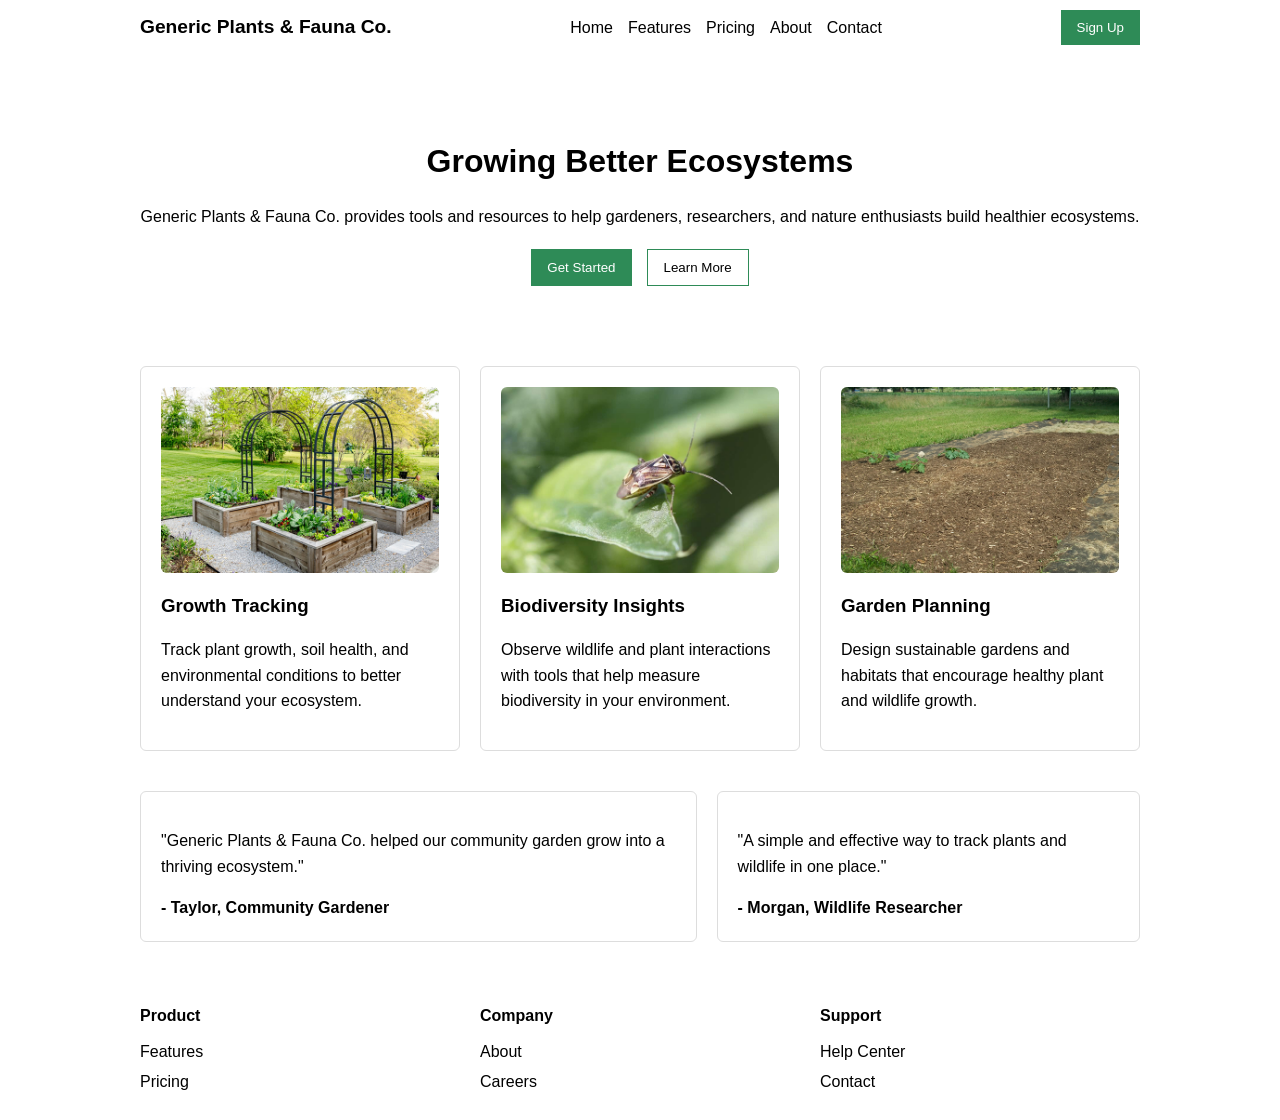
<file: index.html>
<!-- Landing Page Clone - Jackson Hinks - 3/6/2026 -->

<!DOCTYPE html>
<html lang="en">

<head>
  <meta charset="UTF-8">
  <meta name="viewport" content="width=device-width, initial-scale=1.0">
  <title>Generic Plants & Fauna Co.</title>

  <link rel="stylesheet" href="style.css">

  <link rel="icon" type="image/png" sizes="32x32" href="images/favicon-32.png">
  <link rel="icon" type="image/png" sizes="64x64" href="images/favicon-64.png">
</head>

<body>

  <!-- Navbar -->
  <nav class="navbar container">

    <div class="brand">Generic Plants & Fauna Co.</div>

    <ul class="nav-links">
      <li><a href="index.html">Home</a></li>
      <li><a href="features.html">Features</a></li>
      <li><a href="pricing.html">Pricing</a></li>
      <li><a href="about.html">About</a></li>
      <li><a href="contact.html">Contact</a></li>
    </ul>

    <button class="btn">Sign Up</button>

  </nav>


  <!-- Hero -->
  <header class="hero container">

    <h1>Growing Better Ecosystems</h1>

    <p>
      Generic Plants & Fauna Co. provides tools and resources to help
      gardeners, researchers, and nature enthusiasts build healthier
      ecosystems.
    </p>

    <div class="hero-buttons">
      <button class="btn">Get Started</button>
      <button class="btn-outline">Learn More</button>
    </div>

  </header>


  <!-- Features -->
  <section class="features container">

    <div class="card">

      <img
        src="images/growth-tracking.jpg"
        alt="Plants growing in a monitored garden environment"
        class="feature-img"
        width="300"
        height="200"
      >

      <h3>Growth Tracking</h3>

      <p>
        Track plant growth, soil health, and environmental conditions
        to better understand your ecosystem.
      </p>

    </div>


    <div class="card">

      <img
        src="images/biodiversity.jpg"
        alt="Birds and insects interacting with plants"
        class="feature-img"
        width="300"
        height="200"
      >

      <h3>Biodiversity Insights</h3>

      <p>
        Observe wildlife and plant interactions with tools that help
        measure biodiversity in your environment.
      </p>

    </div>


    <div class="card">

      <img
        src="images/garden-planning.jpg"
        alt="Garden planning layout with plants and pathways"
        class="feature-img"
        width="300"
        height="200"
      >

      <h3>Garden Planning</h3>

      <p>
        Design sustainable gardens and habitats that encourage healthy
        plant and wildlife growth.
      </p>

    </div>

  </section>


  <!-- Testimonials -->
  <section class="testimonials container">

    <div class="card">

      <p>
        "Generic Plants & Fauna Co. helped our community garden grow
        into a thriving ecosystem."
      </p>

      <strong>- Taylor, Community Gardener</strong>

    </div>


    <div class="card">

      <p>
        "A simple and effective way to track plants and wildlife in
        one place."
      </p>

      <strong>- Morgan, Wildlife Researcher</strong>

    </div>

  </section>


  <!-- Footer -->
  <footer class="footer container">

    <div class="footer-col">

      <h4>Product</h4>

      <ul>
        <li><a href="features.html">Features</a></li>
        <li><a href="pricing.html">Pricing</a></li>
      </ul>

    </div>


    <div class="footer-col">

      <h4>Company</h4>

      <ul>
        <li><a href="about.html">About</a></li>
        <li><a href="#">Careers</a></li>
      </ul>

    </div>


    <div class="footer-col">

      <h4>Support</h4>

      <ul>
        <li><a href="#">Help Center</a></li>
        <li><a href="contact.html">Contact</a></li>
      </ul>

    </div>

  </footer>

</body>

</html>
</file>
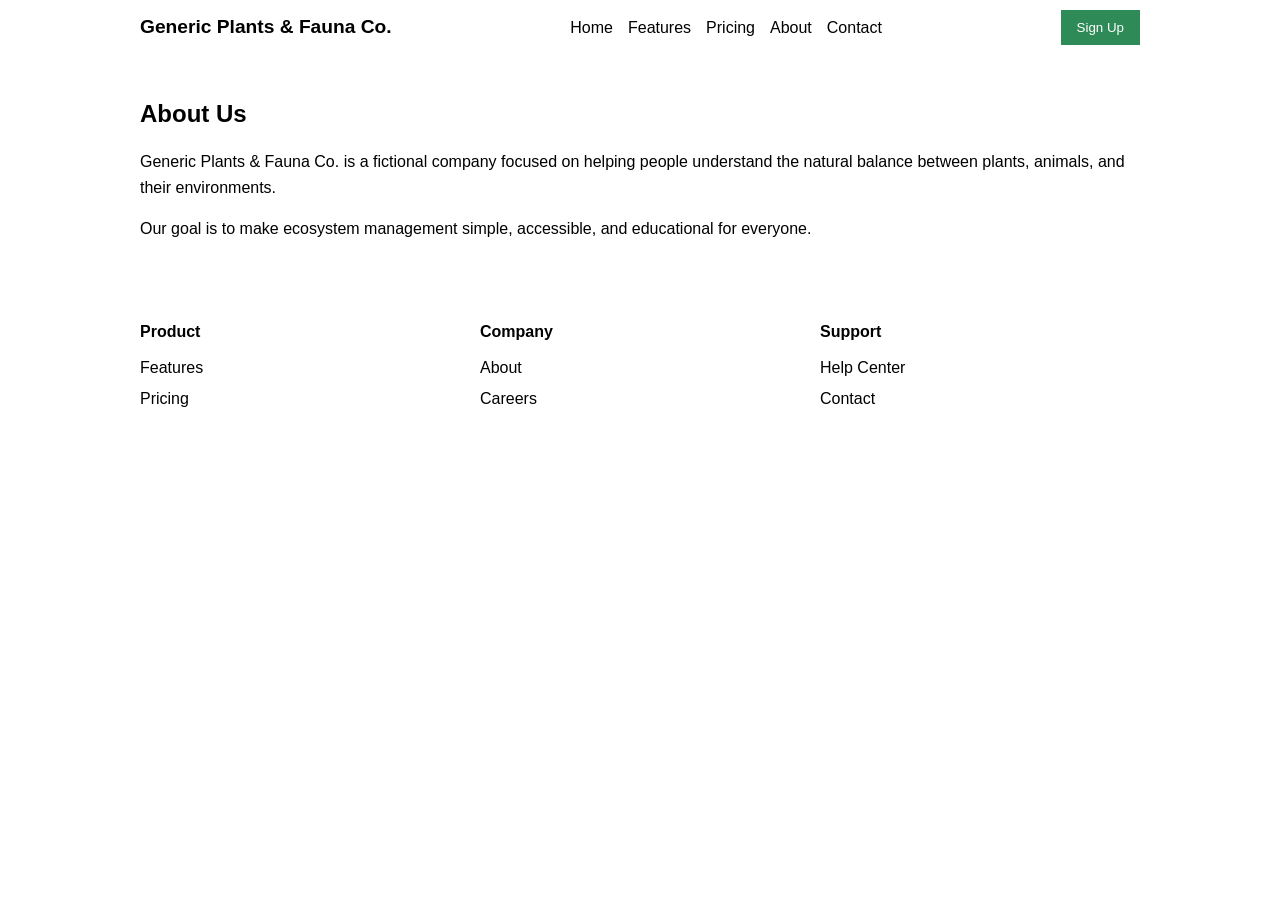
<file: about.html>
<!-- Landing Page Clone - Jackson Hinks - 3/6/2026 -->

<!DOCTYPE html>
<html lang="en">

<head>
  <meta charset="UTF-8">
  <meta name="viewport" content="width=device-width, initial-scale=1.0">
  <title>About - Generic Plants & Fauna Co.</title>

  <link rel="stylesheet" href="style.css">

  <link rel="icon" type="image/png" sizes="32x32" href="images/favicon-32.png">
  <link rel="icon" type="image/png" sizes="64x64" href="images/favicon-64.png">
</head>

<body>

  <nav class="navbar container">

    <div class="brand">Generic Plants & Fauna Co.</div>

    <ul class="nav-links">
      <li><a href="index.html">Home</a></li>
      <li><a href="features.html">Features</a></li>
      <li><a href="pricing.html">Pricing</a></li>
      <li><a href="about.html">About</a></li>
      <li><a href="contact.html">Contact</a></li>
    </ul>

    <button class="btn">Sign Up</button>

  </nav>


  <section class="container">

    <h1>About Us</h1>

    <p>
      Generic Plants & Fauna Co. is a fictional company focused on helping
      people understand the natural balance between plants, animals, and
      their environments.
    </p>

    <p>
      Our goal is to make ecosystem management simple, accessible,
      and educational for everyone.
    </p>

  </section>


  <footer class="footer container">

    <div>

      <h4>Product</h4>

      <ul>
        <li><a href="features.html">Features</a></li>
        <li><a href="pricing.html">Pricing</a></li>
      </ul>

    </div>

    <div>

      <h4>Company</h4>

      <ul>
        <li><a href="about.html">About</a></li>
        <li><a href="#">Careers</a></li>
      </ul>

    </div>

    <div>

      <h4>Support</h4>

      <ul>
        <li><a href="#">Help Center</a></li>
        <li><a href="contact.html">Contact</a></li>
      </ul>

    </div>

  </footer>

</body>

</html>
</file>
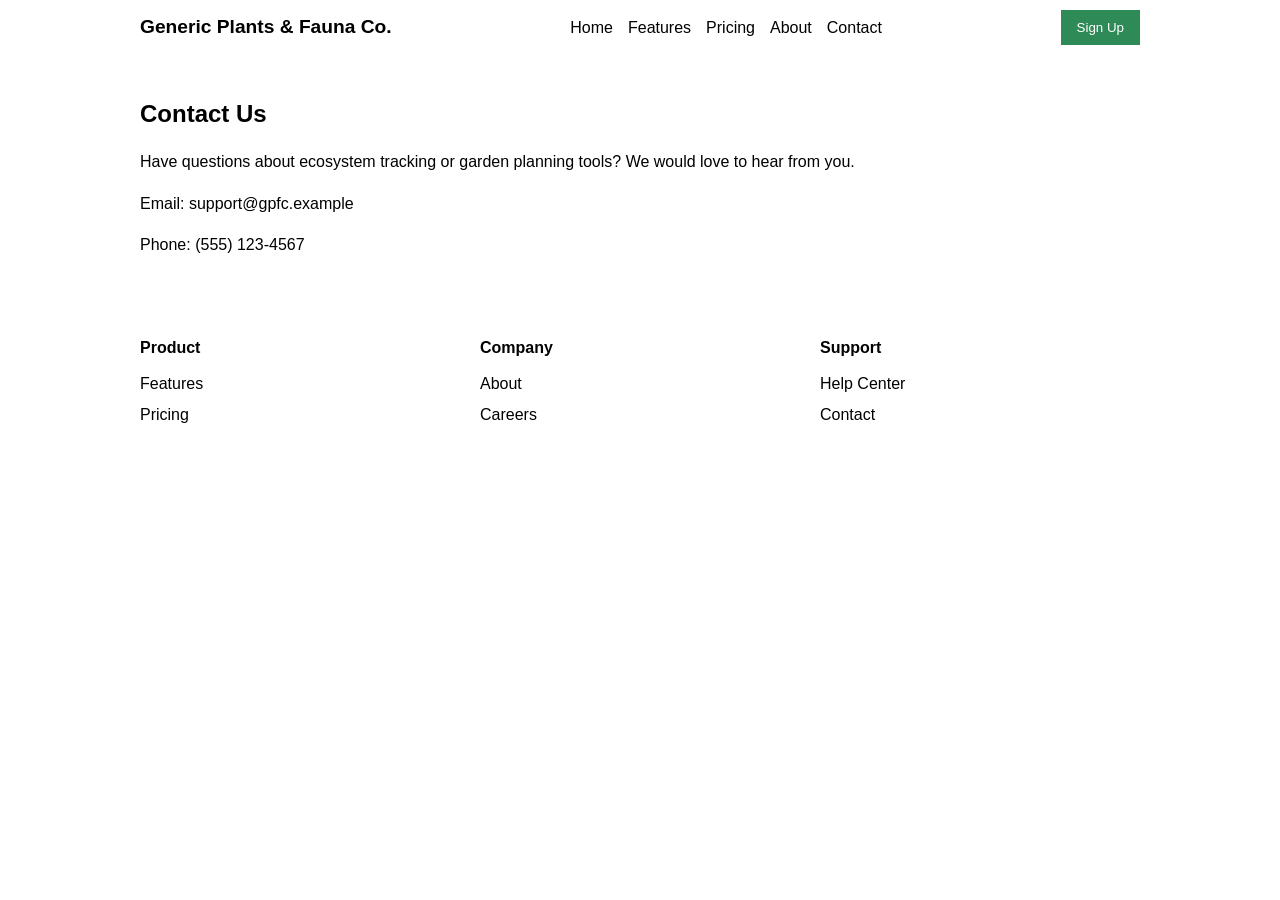
<file: contact.html>
<!-- Landing Page Clone - Jackson Hinks - 3/6/2026 -->

<!DOCTYPE html>
<html lang="en">

<head>
  <meta charset="UTF-8">
  <meta name="viewport" content="width=device-width, initial-scale=1.0">
  <title>Contact - Generic Plants & Fauna Co.</title>

  <link rel="stylesheet" href="style.css">

  <link rel="icon" type="image/png" sizes="32x32" href="images/favicon-32.png">
  <link rel="icon" type="image/png" sizes="64x64" href="images/favicon-64.png">
</head>

<body>

  <nav class="navbar container">

    <div class="brand">Generic Plants & Fauna Co.</div>

    <ul class="nav-links">
      <li><a href="index.html">Home</a></li>
      <li><a href="features.html">Features</a></li>
      <li><a href="pricing.html">Pricing</a></li>
      <li><a href="about.html">About</a></li>
      <li><a href="contact.html">Contact</a></li>
    </ul>

    <button class="btn">Sign Up</button>

  </nav>


  <section class="container">

    <h1>Contact Us</h1>

    <p>
      Have questions about ecosystem tracking or garden planning tools?
      We would love to hear from you.
    </p>

    <p>Email: support@gpfc.example</p>
    <p>Phone: (555) 123-4567</p>

  </section>


  <footer class="footer container">

    <div>
      <h4>Product</h4>
      <ul>
        <li><a href="features.html">Features</a></li>
        <li><a href="pricing.html">Pricing</a></li>
      </ul>
    </div>

    <div>
      <h4>Company</h4>
      <ul>
        <li><a href="about.html">About</a></li>
        <li><a href="#">Careers</a></li>
      </ul>
    </div>

    <div>
      <h4>Support</h4>
      <ul>
        <li><a href="#">Help Center</a></li>
        <li><a href="contact.html">Contact</a></li>
      </ul>
    </div>

  </footer>

</body>

</html>
</file>
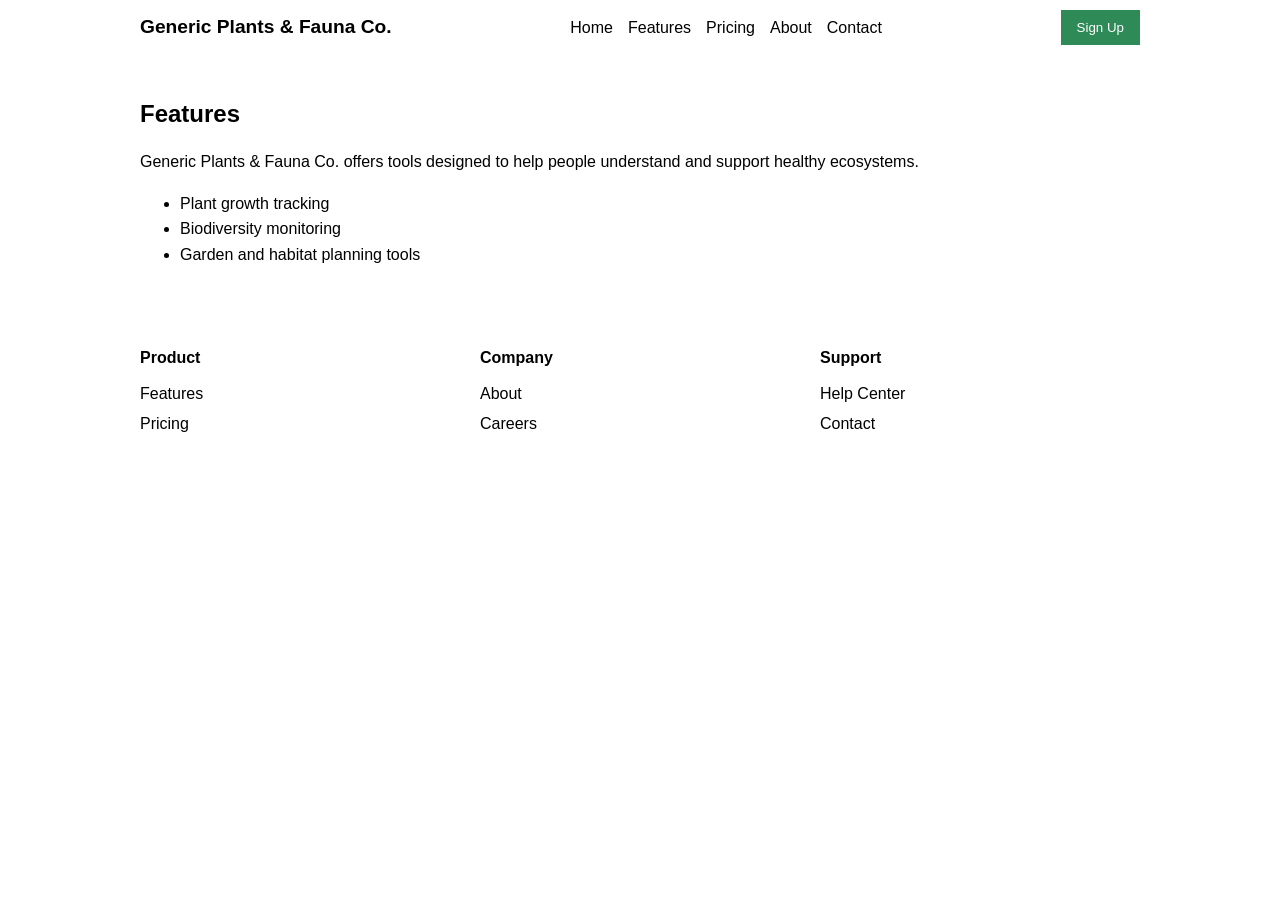
<file: features.html>
<!-- Landing Page Clone - Jackson Hinks - 3/6/2026 -->

<!DOCTYPE html>
<html lang="en">

<head>
  <meta charset="UTF-8">
  <meta name="viewport" content="width=device-width, initial-scale=1.0">
  <title>Features - Generic Plants & Fauna Co.</title>

  <link rel="stylesheet" href="style.css">

  <link rel="icon" type="image/png" sizes="32x32" href="images/favicon-32.png">
  <link rel="icon" type="image/png" sizes="64x64" href="images/favicon-64.png">
</head>

<body>

  <nav class="navbar container">

    <div class="brand">Generic Plants & Fauna Co.</div>

    <ul class="nav-links">
      <li><a href="index.html">Home</a></li>
      <li><a href="features.html">Features</a></li>
      <li><a href="pricing.html">Pricing</a></li>
      <li><a href="about.html">About</a></li>
      <li><a href="contact.html">Contact</a></li>
    </ul>

    <button class="btn">Sign Up</button>

  </nav>


  <section class="container">

    <h1>Features</h1>

    <p>
      Generic Plants & Fauna Co. offers tools designed to help people
      understand and support healthy ecosystems.
    </p>

    <ul>
      <li>Plant growth tracking</li>
      <li>Biodiversity monitoring</li>
      <li>Garden and habitat planning tools</li>
    </ul>

  </section>


  <footer class="footer container">

    <div>
      <h4>Product</h4>
      <ul>
        <li><a href="features.html">Features</a></li>
        <li><a href="pricing.html">Pricing</a></li>
      </ul>
    </div>

    <div>
      <h4>Company</h4>
      <ul>
        <li><a href="about.html">About</a></li>
        <li><a href="#">Careers</a></li>
      </ul>
    </div>

    <div>
      <h4>Support</h4>
      <ul>
        <li><a href="#">Help Center</a></li>
        <li><a href="contact.html">Contact</a></li>
      </ul>
    </div>

  </footer>

</body>

</html>
</file>
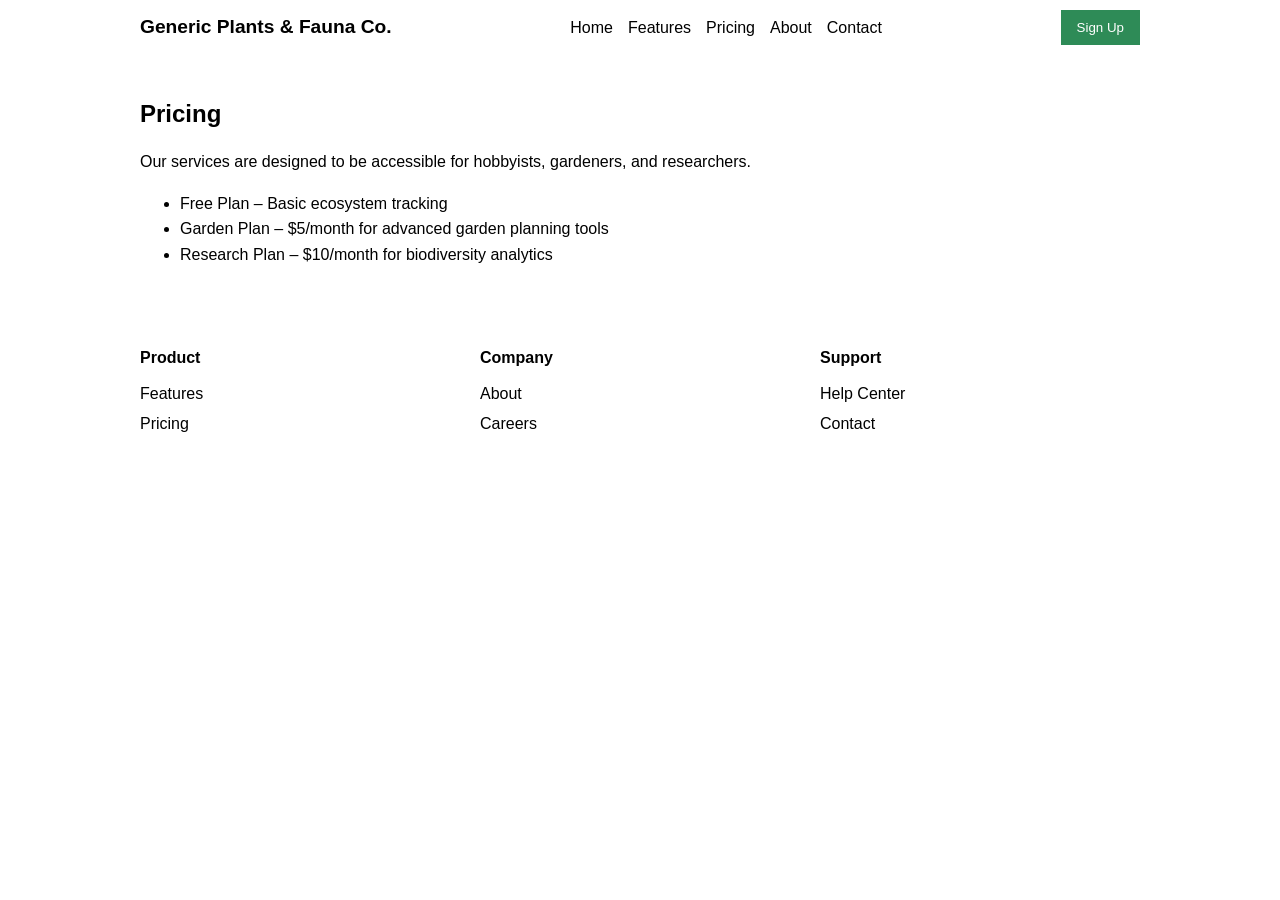
<file: pricing.html>
<!-- Landing Page Clone - Jackson Hinks - 3/6/2026 -->

<!DOCTYPE html>
<html lang="en">

<head>
  <meta charset="UTF-8">
  <meta name="viewport" content="width=device-width, initial-scale=1.0">
  <title>Pricing - Generic Plants & Fauna Co.</title>

  <link rel="stylesheet" href="style.css">

  <link rel="icon" type="image/png" sizes="32x32" href="images/favicon-32.png">
  <link rel="icon" type="image/png" sizes="64x64" href="images/favicon-64.png">
</head>

<body>

  <nav class="navbar container">

    <div class="brand">Generic Plants & Fauna Co.</div>

    <ul class="nav-links">
      <li><a href="index.html">Home</a></li>
      <li><a href="features.html">Features</a></li>
      <li><a href="pricing.html">Pricing</a></li>
      <li><a href="about.html">About</a></li>
      <li><a href="contact.html">Contact</a></li>
    </ul>

    <button class="btn">Sign Up</button>

  </nav>


  <section class="container">

    <h1>Pricing</h1>

    <p>
      Our services are designed to be accessible for hobbyists,
      gardeners, and researchers.
    </p>

    <ul>
      <li>Free Plan – Basic ecosystem tracking</li>
      <li>Garden Plan – $5/month for advanced garden planning tools</li>
      <li>Research Plan – $10/month for biodiversity analytics</li>
    </ul>

  </section>


  <footer class="footer container">

    <div>
      <h4>Product</h4>
      <ul>
        <li><a href="features.html">Features</a></li>
        <li><a href="pricing.html">Pricing</a></li>
      </ul>
    </div>

    <div>
      <h4>Company</h4>
      <ul>
        <li><a href="about.html">About</a></li>
        <li><a href="#">Careers</a></li>
      </ul>
    </div>

    <div>
      <h4>Support</h4>
      <ul>
        <li><a href="#">Help Center</a></li>
        <li><a href="contact.html">Contact</a></li>
      </ul>
    </div>

  </footer>

</body>

</html>
</file>
<file: style.css>
/* Landing Page Clone - Jackson Hinks - 3/6/2026 */

body{
    font-family: Arial, sans-serif;
    margin:0;
    line-height:1.6;
}

h1,h2,h3,h4{
    margin-bottom:10px;
}

a{
    text-decoration:none;
    color:black;
}

img{
    max-width:100%;
    height:auto;
    display:block;
}

.container{
    max-width:1000px;
    margin:auto;
    padding:20px;
}

.navbar {
    display: flex;
    flex-direction: column;
    align-items: center;
    gap: 10px;
    padding: 10px 0;
}

.brand{
    font-weight:bold;
    font-size:1.2rem;
}

.nav-links {
    list-style: none;
    display: flex;
    flex-wrap: wrap;
    justify-content: center;
    gap: 15px;
    padding: 0;
    margin: 0;
}

.btn{
    background:#2e8b57;
    color:white;
    border:none;
    padding:10px 16px;
    cursor:pointer;
}

.btn:hover{
    background:#246c44;
}

.btn-outline{
    border:1px solid #2e8b57;
    background:none;
    padding:10px 16px;
    cursor:pointer;
}

.btn-outline:hover{
    background:#2e8b57;
    color:white;
}

.hero{
    text-align:center;
    padding:60px 20px;
}

.hero-buttons{
    margin-top:20px;
    display:flex;
    justify-content:center;
    gap:15px;
}

.features{
    display:grid;
    grid-template-columns:1fr;
    gap:20px;
}

.card{
    border:1px solid #ddd;
    padding:20px;
    border-radius:6px;
}

.feature-img{
    width:100%;
    height:auto;
    border-radius:6px;
    margin-bottom:10px;
    object-fit:cover;
}

.card img{
    max-height:200px;
    object-fit:cover;
}

.testimonials{
    display:flex;
    flex-direction:column;
    gap:20px;
}


.footer{
    display:grid;
    grid-template-columns:1fr;
    gap:20px;
}

.footer ul{
    list-style:none;
    padding:0;
    margin:0;
}

.footer a{
    display:block;
    margin:5px 0;
}

.footer a:hover{
    text-decoration:underline;
}

@media (min-width:768px){
    .navbar{
        flex-direction: row;
        justify-content: space-between;
    }

    .features{
        grid-template-columns:repeat(3,1fr);
    }

    .testimonials{
        flex-direction:row;
    }

    .footer{
        grid-template-columns:repeat(3,1fr);
    }
}
</file>
